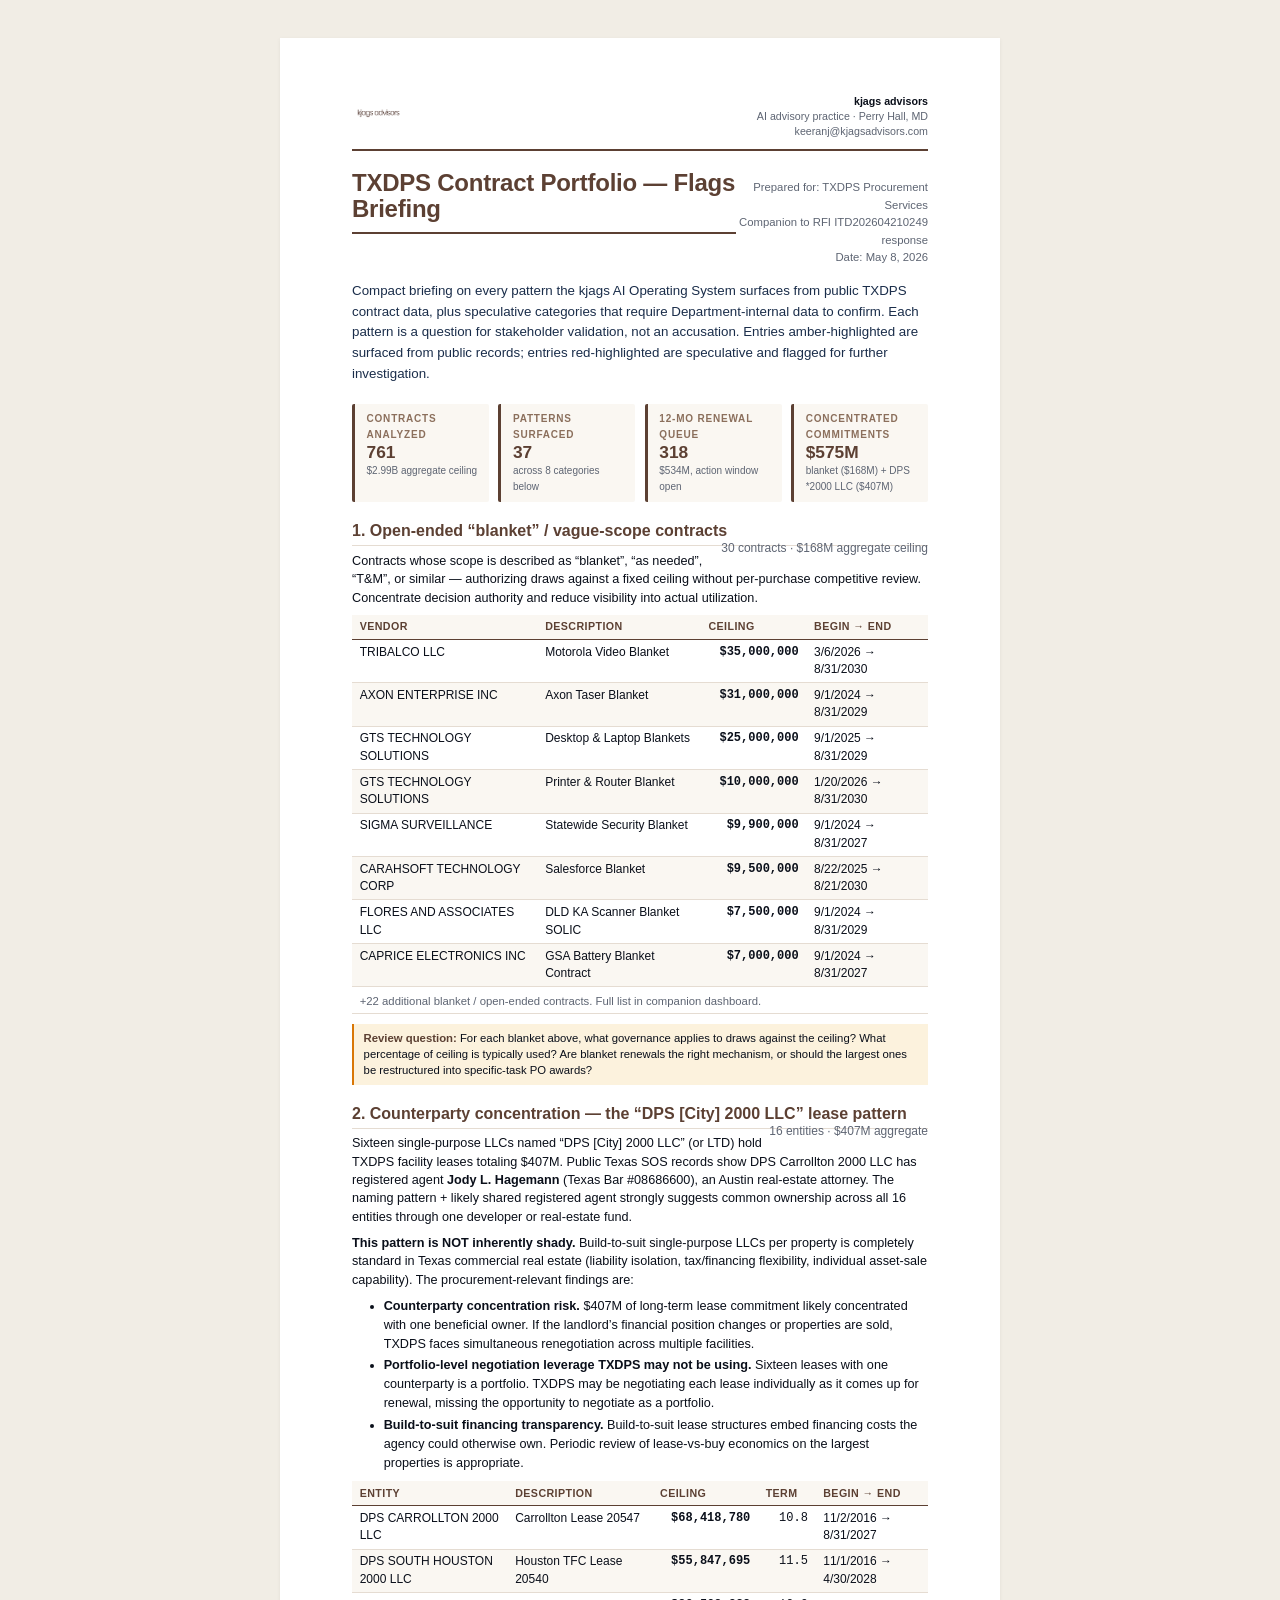
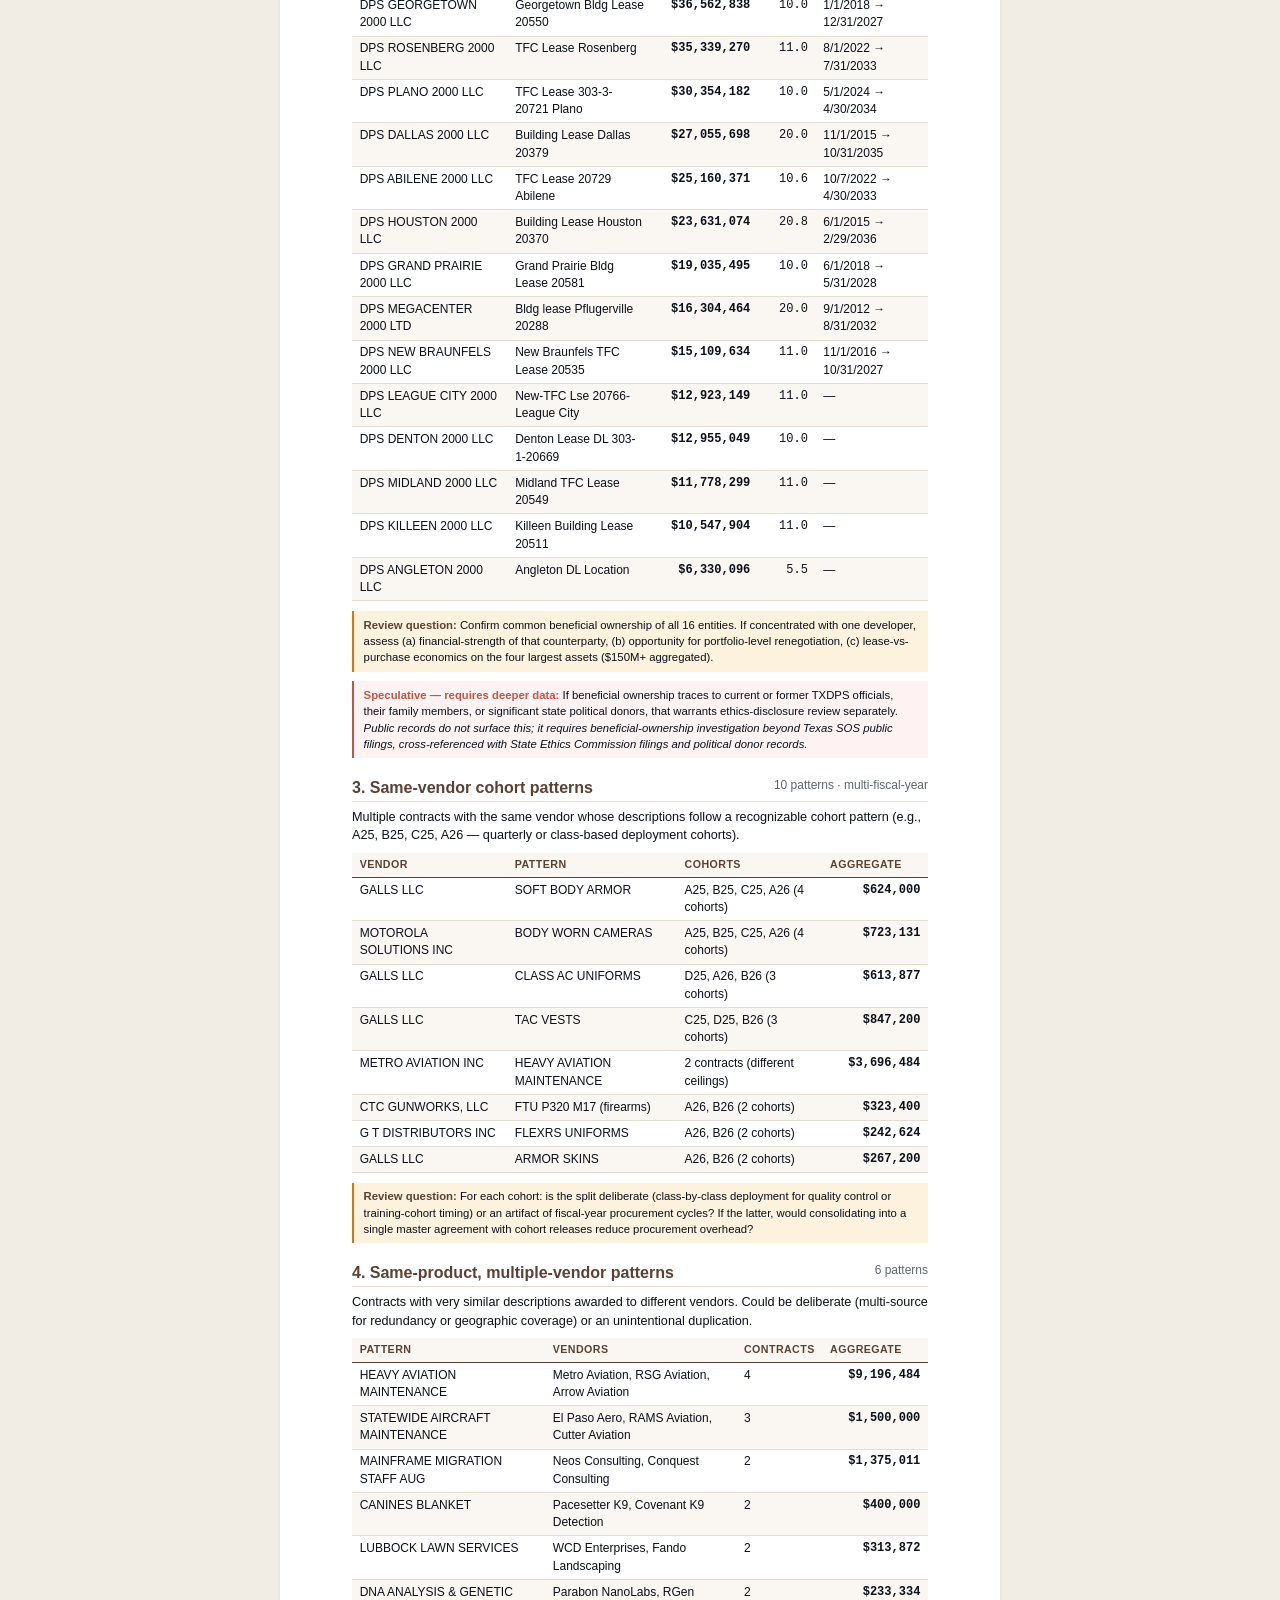
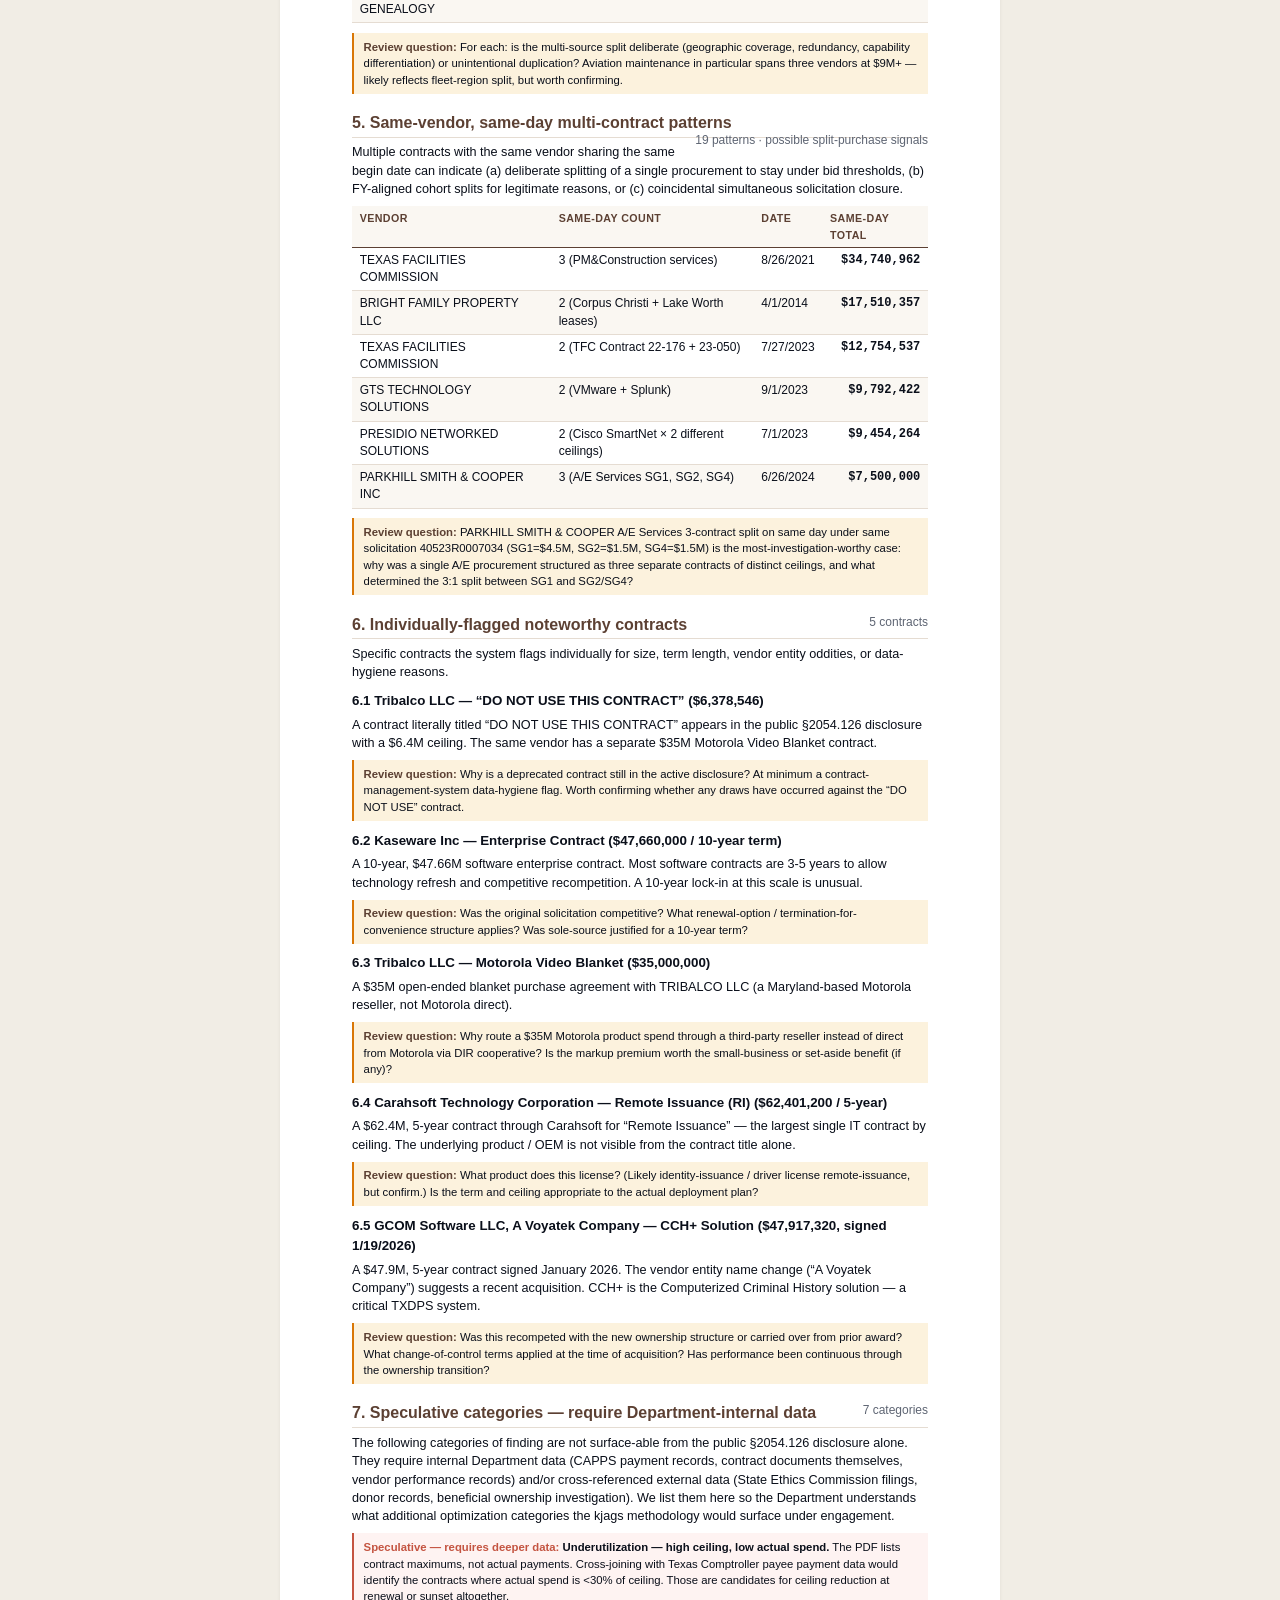
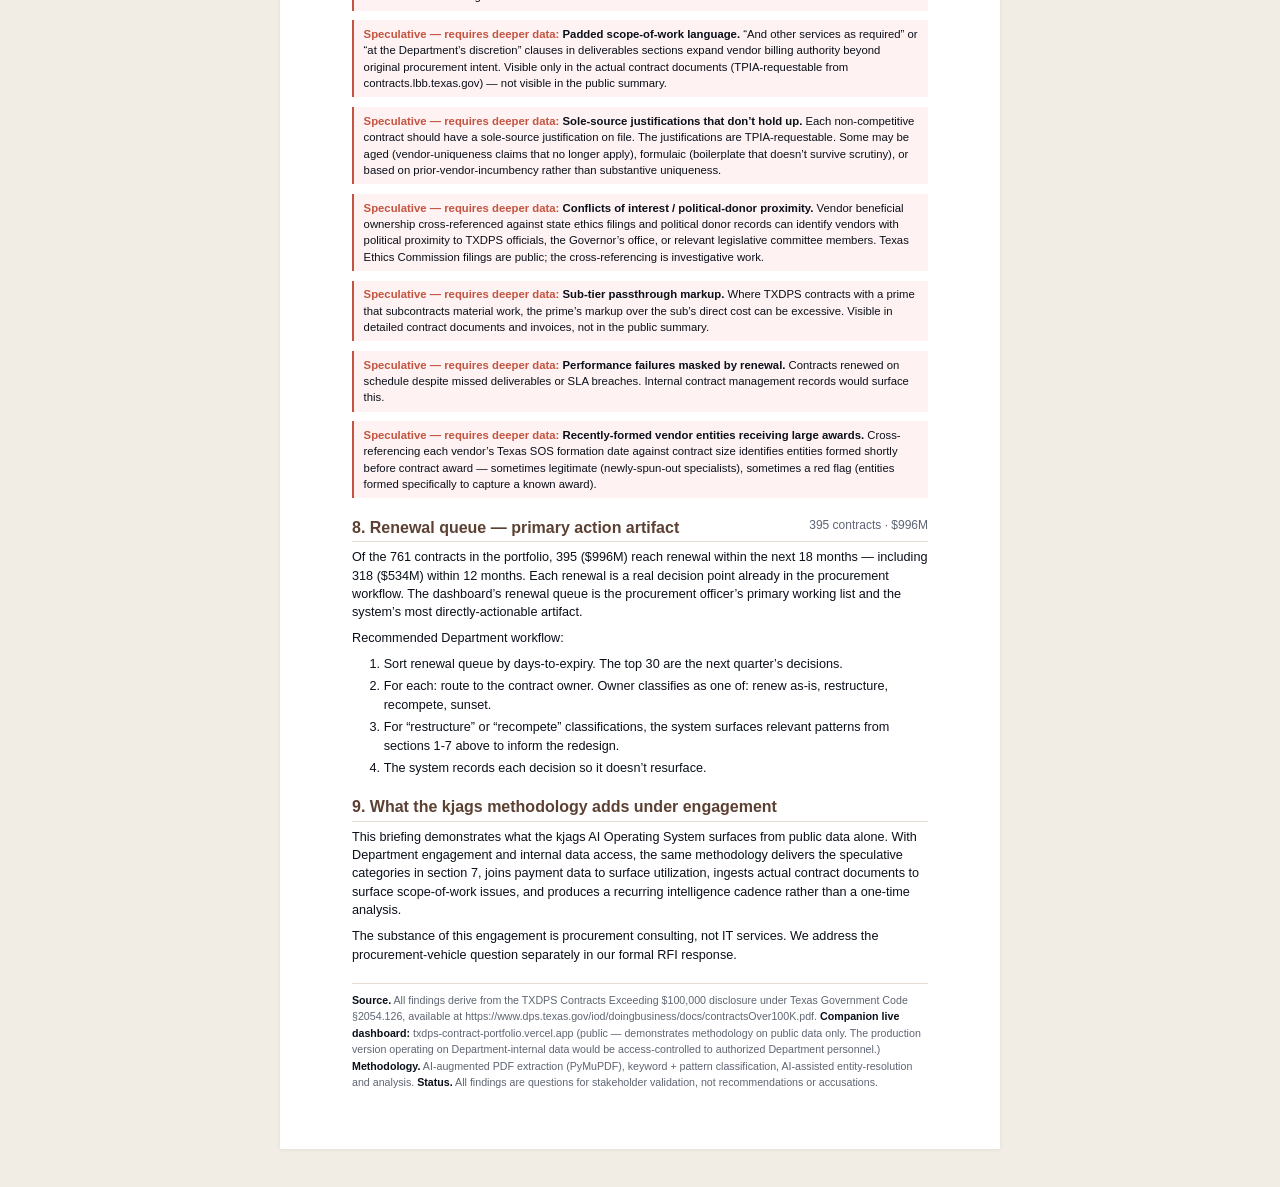
<file: txdps-flags-briefing.html>
<!doctype html>
<html lang="en">
<head>
<meta charset="utf-8">
<title>TXDPS Contract Portfolio — Flags Briefing — kjags advisors</title>
<link rel="stylesheet" href="assets/styles.css">
<style>
  /* Compact briefing: smaller body text, dense tables, no big section breaks */
  html { font-size: 10pt; }
  .page { padding: 0.5in 0.75in 0.6in 0.75in; }

  .doc-header {
    border-bottom: 2px solid var(--brand-brown);
    padding-bottom: 0.1in; margin-bottom: 0.2in;
    display: flex; align-items: flex-end; justify-content: space-between;
  }
  .doc-header img { max-height: 0.55in; }
  .doc-header .right { text-align: right; font-size: 8pt; color: var(--muted); line-height: 1.4; }
  .doc-header .right strong { color: var(--navy-900); }

  .doc-title-row {
    display: flex; justify-content: space-between; align-items: baseline;
    margin-bottom: 0.15in;
  }
  .doc-title-row h1 {
    font-size: 18pt; color: var(--brand-brown); font-weight: 700;
    line-height: 1.1; letter-spacing: -0.01em; margin: 0;
  }
  .doc-title-row .doc-meta { font-size: 8.5pt; color: var(--muted); text-align: right; }
  .doc-subtitle { font-size: 10pt; color: var(--navy-700); margin-bottom: 0.2in; max-width: 7.5in; }

  h2 {
    font-size: 12pt; color: var(--brand-brown); font-weight: 700;
    margin: 0.2in 0 0.06in 0; border-bottom: 1px solid var(--rule); padding-bottom: 0.04in;
    page-break-after: avoid;
  }
  h2 .h2-meta {
    font-size: 9pt; color: var(--muted); font-weight: 500; float: right;
  }
  h3 { font-size: 10pt; color: var(--navy-900); font-weight: 600; margin: 0.1in 0 0.04in 0; }

  p { font-size: 9.5pt; line-height: 1.45; margin: 0 0 0.08in 0; }
  ul, ol { font-size: 9.5pt; line-height: 1.45; margin: 0.04in 0 0.08in 0.18in; padding-left: 0.15in; }
  li { margin-bottom: 0.03in; }

  table.flag-table {
    width: 100%; border-collapse: collapse;
    margin: 0.06in 0 0.1in 0; font-size: 9pt;
  }
  table.flag-table th, table.flag-table td {
    border-bottom: 1px solid var(--rule);
    padding: 0.04in 0.08in; text-align: left; vertical-align: top;
  }
  table.flag-table th {
    background: var(--paper-soft); color: var(--brand-brown);
    font-weight: 600; font-size: 8pt;
    text-transform: uppercase; letter-spacing: 0.04em;
    border-bottom: 1.5px solid var(--brand-brown);
  }
  table.flag-table td.amount {
    text-align: right; font-family: ui-monospace, "SF Mono", Menlo, monospace;
    font-weight: 600; white-space: nowrap; width: 1.1in;
  }
  table.flag-table td.years { text-align: right; font-family: ui-monospace, "SF Mono", Menlo, monospace; width: 0.6in; }

  .review-q {
    background: var(--amber-light);
    border-left: 2px solid var(--amber-500);
    padding: 0.06in 0.1in;
    margin: 0.04in 0 0.1in 0;
    font-size: 8.5pt; line-height: 1.45; color: var(--navy-900);
  }
  .review-q::before {
    content: "Review question: ";
    font-weight: 600; color: var(--brand-brown);
  }

  .speculative {
    background: #FEF3F2;
    border-left: 2px solid #C45441;
    padding: 0.06in 0.1in;
    margin: 0.04in 0 0.1in 0;
    font-size: 8.5pt; line-height: 1.45; color: var(--navy-900);
  }
  .speculative::before {
    content: "Speculative — requires deeper data: ";
    font-weight: 600; color: #C45441;
  }

  .summary-grid {
    display: grid; grid-template-columns: repeat(4, 1fr);
    gap: 0.1in; margin: 0.1in 0 0.18in 0;
  }
  .summary-card {
    background: var(--paper-soft); border-left: 3px solid var(--brand-brown);
    padding: 0.08in 0.12in; border-radius: 2px;
  }
  .summary-card .label {
    font-size: 7.5pt; color: var(--brand-brown-soft);
    text-transform: uppercase; letter-spacing: 0.08em; font-weight: 600;
    margin-bottom: 0.02in;
  }
  .summary-card .value { font-size: 13pt; font-weight: 700; color: var(--brand-brown); line-height: 1; }
  .summary-card .sub { font-size: 7.5pt; color: var(--muted); margin-top: 0.02in; }

  .footnote {
    font-size: 8pt; color: var(--muted);
    border-top: 1px solid var(--rule); padding-top: 0.08in; margin-top: 0.2in;
  }

  @media print {
    body { background: white; }
    .page { box-shadow: none; margin: 0; max-width: none; padding: 0.5in 0.75in 0.6in 0.75in; }
  }
</style>
</head>
<body>

<div class="page">

  <div class="doc-header">
    <img src="assets/logo.png" alt="kjags advisors">
    <div class="right">
      <strong>kjags advisors</strong><br>
      AI advisory practice &middot; Perry Hall, MD<br>
      keeranj@kjagsadvisors.com
    </div>
  </div>

  <div class="doc-title-row">
    <h1>TXDPS Contract Portfolio &mdash; Flags Briefing</h1>
    <div class="doc-meta">
      Prepared for: TXDPS Procurement Services<br>
      Companion to RFI ITD202604210249 response<br>
      Date: May 8, 2026
    </div>
  </div>
  <div class="doc-subtitle">
    Compact briefing on every pattern the kjags AI Operating System surfaces from public TXDPS contract data, plus speculative categories that require Department-internal data to confirm. Each pattern is a question for stakeholder validation, not an accusation. Entries amber-highlighted are surfaced from public records; entries red-highlighted are speculative and flagged for further investigation.
  </div>

  <div class="summary-grid">
    <div class="summary-card">
      <div class="label">Contracts analyzed</div>
      <div class="value">761</div>
      <div class="sub">$2.99B aggregate ceiling</div>
    </div>
    <div class="summary-card">
      <div class="label">Patterns surfaced</div>
      <div class="value">37</div>
      <div class="sub">across 8 categories below</div>
    </div>
    <div class="summary-card">
      <div class="label">12-mo renewal queue</div>
      <div class="value">318</div>
      <div class="sub">$534M, action window open</div>
    </div>
    <div class="summary-card">
      <div class="label">Concentrated commitments</div>
      <div class="value">$575M</div>
      <div class="sub">blanket ($168M) + DPS *2000 LLC ($407M)</div>
    </div>
  </div>

  <h2>1. Open-ended &ldquo;blanket&rdquo; / vague-scope contracts <span class="h2-meta">30 contracts &middot; $168M aggregate ceiling</span></h2>

  <p>Contracts whose scope is described as &ldquo;blanket&rdquo;, &ldquo;as needed&rdquo;, &ldquo;T&amp;M&rdquo;, or similar &mdash; authorizing draws against a fixed ceiling without per-purchase competitive review. Concentrate decision authority and reduce visibility into actual utilization.</p>

  <table class="flag-table">
    <thead>
      <tr><th>Vendor</th><th>Description</th><th class="amount">Ceiling</th><th>Begin → End</th></tr>
    </thead>
    <tbody>
      <tr><td>TRIBALCO LLC</td><td>Motorola Video Blanket</td><td class="amount">$35,000,000</td><td>3/6/2026 → 8/31/2030</td></tr>
      <tr><td>AXON ENTERPRISE INC</td><td>Axon Taser Blanket</td><td class="amount">$31,000,000</td><td>9/1/2024 → 8/31/2029</td></tr>
      <tr><td>GTS TECHNOLOGY SOLUTIONS</td><td>Desktop &amp; Laptop Blankets</td><td class="amount">$25,000,000</td><td>9/1/2025 → 8/31/2029</td></tr>
      <tr><td>GTS TECHNOLOGY SOLUTIONS</td><td>Printer &amp; Router Blanket</td><td class="amount">$10,000,000</td><td>1/20/2026 → 8/31/2030</td></tr>
      <tr><td>SIGMA SURVEILLANCE</td><td>Statewide Security Blanket</td><td class="amount">$9,900,000</td><td>9/1/2024 → 8/31/2027</td></tr>
      <tr><td>CARAHSOFT TECHNOLOGY CORP</td><td>Salesforce Blanket</td><td class="amount">$9,500,000</td><td>8/22/2025 → 8/21/2030</td></tr>
      <tr><td>FLORES AND ASSOCIATES LLC</td><td>DLD KA Scanner Blanket SOLIC</td><td class="amount">$7,500,000</td><td>9/1/2024 → 8/31/2029</td></tr>
      <tr><td>CAPRICE ELECTRONICS INC</td><td>GSA Battery Blanket Contract</td><td class="amount">$7,000,000</td><td>9/1/2024 → 8/31/2027</td></tr>
      <tr><td colspan="4" style="font-size: 8.5pt; color: var(--muted); padding-top: 0.06in;">+22 additional blanket / open-ended contracts. Full list in companion dashboard.</td></tr>
    </tbody>
  </table>

  <div class="review-q">For each blanket above, what governance applies to draws against the ceiling? What percentage of ceiling is typically used? Are blanket renewals the right mechanism, or should the largest ones be restructured into specific-task PO awards?</div>

  <h2>2. Counterparty concentration &mdash; the &ldquo;DPS [City] 2000 LLC&rdquo; lease pattern <span class="h2-meta">16 entities &middot; $407M aggregate</span></h2>

  <p>Sixteen single-purpose LLCs named &ldquo;DPS [City] 2000 LLC&rdquo; (or LTD) hold TXDPS facility leases totaling $407M. Public Texas SOS records show DPS Carrollton 2000 LLC has registered agent <strong>Jody L. Hagemann</strong> (Texas Bar #08686600), an Austin real-estate attorney. The naming pattern + likely shared registered agent strongly suggests common ownership across all 16 entities through one developer or real-estate fund.</p>

  <p><strong>This pattern is NOT inherently shady.</strong> Build-to-suit single-purpose LLCs per property is completely standard in Texas commercial real estate (liability isolation, tax/financing flexibility, individual asset-sale capability). The procurement-relevant findings are:</p>

  <ul>
    <li><strong>Counterparty concentration risk.</strong> $407M of long-term lease commitment likely concentrated with one beneficial owner. If the landlord&rsquo;s financial position changes or properties are sold, TXDPS faces simultaneous renegotiation across multiple facilities.</li>
    <li><strong>Portfolio-level negotiation leverage TXDPS may not be using.</strong> Sixteen leases with one counterparty is a portfolio. TXDPS may be negotiating each lease individually as it comes up for renewal, missing the opportunity to negotiate as a portfolio.</li>
    <li><strong>Build-to-suit financing transparency.</strong> Build-to-suit lease structures embed financing costs the agency could otherwise own. Periodic review of lease-vs-buy economics on the largest properties is appropriate.</li>
  </ul>

  <table class="flag-table">
    <thead>
      <tr><th>Entity</th><th>Description</th><th class="amount">Ceiling</th><th class="years">Term</th><th>Begin → End</th></tr>
    </thead>
    <tbody>
      <tr><td>DPS CARROLLTON 2000 LLC</td><td>Carrollton Lease 20547</td><td class="amount">$68,418,780</td><td class="years">10.8</td><td>11/2/2016 → 8/31/2027</td></tr>
      <tr><td>DPS SOUTH HOUSTON 2000 LLC</td><td>Houston TFC Lease 20540</td><td class="amount">$55,847,695</td><td class="years">11.5</td><td>11/1/2016 → 4/30/2028</td></tr>
      <tr><td>DPS GEORGETOWN 2000 LLC</td><td>Georgetown Bldg Lease 20550</td><td class="amount">$36,562,838</td><td class="years">10.0</td><td>1/1/2018 → 12/31/2027</td></tr>
      <tr><td>DPS ROSENBERG 2000 LLC</td><td>TFC Lease Rosenberg</td><td class="amount">$35,339,270</td><td class="years">11.0</td><td>8/1/2022 → 7/31/2033</td></tr>
      <tr><td>DPS PLANO 2000 LLC</td><td>TFC Lease 303-3-20721 Plano</td><td class="amount">$30,354,182</td><td class="years">10.0</td><td>5/1/2024 → 4/30/2034</td></tr>
      <tr><td>DPS DALLAS 2000 LLC</td><td>Building Lease Dallas 20379</td><td class="amount">$27,055,698</td><td class="years">20.0</td><td>11/1/2015 → 10/31/2035</td></tr>
      <tr><td>DPS ABILENE 2000 LLC</td><td>TFC Lease 20729 Abilene</td><td class="amount">$25,160,371</td><td class="years">10.6</td><td>10/7/2022 → 4/30/2033</td></tr>
      <tr><td>DPS HOUSTON 2000 LLC</td><td>Building Lease Houston 20370</td><td class="amount">$23,631,074</td><td class="years">20.8</td><td>6/1/2015 → 2/29/2036</td></tr>
      <tr><td>DPS GRAND PRAIRIE 2000 LLC</td><td>Grand Prairie Bldg Lease 20581</td><td class="amount">$19,035,495</td><td class="years">10.0</td><td>6/1/2018 → 5/31/2028</td></tr>
      <tr><td>DPS MEGACENTER 2000 LTD</td><td>Bldg lease Pflugerville 20288</td><td class="amount">$16,304,464</td><td class="years">20.0</td><td>9/1/2012 → 8/31/2032</td></tr>
      <tr><td>DPS NEW BRAUNFELS 2000 LLC</td><td>New Braunfels TFC Lease 20535</td><td class="amount">$15,109,634</td><td class="years">11.0</td><td>11/1/2016 → 10/31/2027</td></tr>
      <tr><td>DPS LEAGUE CITY 2000 LLC</td><td>New-TFC Lse 20766-League City</td><td class="amount">$12,923,149</td><td class="years">11.0</td><td>—</td></tr>
      <tr><td>DPS DENTON 2000 LLC</td><td>Denton Lease DL 303-1-20669</td><td class="amount">$12,955,049</td><td class="years">10.0</td><td>—</td></tr>
      <tr><td>DPS MIDLAND 2000 LLC</td><td>Midland TFC Lease 20549</td><td class="amount">$11,778,299</td><td class="years">11.0</td><td>—</td></tr>
      <tr><td>DPS KILLEEN 2000 LLC</td><td>Killeen Building Lease 20511</td><td class="amount">$10,547,904</td><td class="years">11.0</td><td>—</td></tr>
      <tr><td>DPS ANGLETON 2000 LLC</td><td>Angleton DL Location</td><td class="amount">$6,330,096</td><td class="years">5.5</td><td>—</td></tr>
    </tbody>
  </table>

  <div class="review-q">Confirm common beneficial ownership of all 16 entities. If concentrated with one developer, assess (a) financial-strength of that counterparty, (b) opportunity for portfolio-level renegotiation, (c) lease-vs-purchase economics on the four largest assets ($150M+ aggregated).</div>

  <div class="speculative">If beneficial ownership traces to current or former TXDPS officials, their family members, or significant state political donors, that warrants ethics-disclosure review separately. <em>Public records do not surface this; it requires beneficial-ownership investigation beyond Texas SOS public filings, cross-referenced with State Ethics Commission filings and political donor records.</em></div>

  <h2>3. Same-vendor cohort patterns <span class="h2-meta">10 patterns &middot; multi-fiscal-year</span></h2>

  <p>Multiple contracts with the same vendor whose descriptions follow a recognizable cohort pattern (e.g., A25, B25, C25, A26 — quarterly or class-based deployment cohorts).</p>

  <table class="flag-table">
    <thead>
      <tr><th>Vendor</th><th>Pattern</th><th>Cohorts</th><th class="amount">Aggregate</th></tr>
    </thead>
    <tbody>
      <tr><td>GALLS LLC</td><td>SOFT BODY ARMOR</td><td>A25, B25, C25, A26 (4 cohorts)</td><td class="amount">$624,000</td></tr>
      <tr><td>MOTOROLA SOLUTIONS INC</td><td>BODY WORN CAMERAS</td><td>A25, B25, C25, A26 (4 cohorts)</td><td class="amount">$723,131</td></tr>
      <tr><td>GALLS LLC</td><td>CLASS AC UNIFORMS</td><td>D25, A26, B26 (3 cohorts)</td><td class="amount">$613,877</td></tr>
      <tr><td>GALLS LLC</td><td>TAC VESTS</td><td>C25, D25, B26 (3 cohorts)</td><td class="amount">$847,200</td></tr>
      <tr><td>METRO AVIATION INC</td><td>HEAVY AVIATION MAINTENANCE</td><td>2 contracts (different ceilings)</td><td class="amount">$3,696,484</td></tr>
      <tr><td>CTC GUNWORKS, LLC</td><td>FTU P320 M17 (firearms)</td><td>A26, B26 (2 cohorts)</td><td class="amount">$323,400</td></tr>
      <tr><td>G T DISTRIBUTORS INC</td><td>FLEXRS UNIFORMS</td><td>A26, B26 (2 cohorts)</td><td class="amount">$242,624</td></tr>
      <tr><td>GALLS LLC</td><td>ARMOR SKINS</td><td>A26, B26 (2 cohorts)</td><td class="amount">$267,200</td></tr>
    </tbody>
  </table>

  <div class="review-q">For each cohort: is the split deliberate (class-by-class deployment for quality control or training-cohort timing) or an artifact of fiscal-year procurement cycles? If the latter, would consolidating into a single master agreement with cohort releases reduce procurement overhead?</div>

  <h2>4. Same-product, multiple-vendor patterns <span class="h2-meta">6 patterns</span></h2>

  <p>Contracts with very similar descriptions awarded to different vendors. Could be deliberate (multi-source for redundancy or geographic coverage) or an unintentional duplication.</p>

  <table class="flag-table">
    <thead>
      <tr><th>Pattern</th><th>Vendors</th><th>Contracts</th><th class="amount">Aggregate</th></tr>
    </thead>
    <tbody>
      <tr><td>HEAVY AVIATION MAINTENANCE</td><td>Metro Aviation, RSG Aviation, Arrow Aviation</td><td>4</td><td class="amount">$9,196,484</td></tr>
      <tr><td>STATEWIDE AIRCRAFT MAINTENANCE</td><td>El Paso Aero, RAMS Aviation, Cutter Aviation</td><td>3</td><td class="amount">$1,500,000</td></tr>
      <tr><td>MAINFRAME MIGRATION STAFF AUG</td><td>Neos Consulting, Conquest Consulting</td><td>2</td><td class="amount">$1,375,011</td></tr>
      <tr><td>CANINES BLANKET</td><td>Pacesetter K9, Covenant K9 Detection</td><td>2</td><td class="amount">$400,000</td></tr>
      <tr><td>LUBBOCK LAWN SERVICES</td><td>WCD Enterprises, Fando Landscaping</td><td>2</td><td class="amount">$313,872</td></tr>
      <tr><td>DNA ANALYSIS &amp; GENETIC GENEALOGY</td><td>Parabon NanoLabs, RGen</td><td>2</td><td class="amount">$233,334</td></tr>
    </tbody>
  </table>

  <div class="review-q">For each: is the multi-source split deliberate (geographic coverage, redundancy, capability differentiation) or unintentional duplication? Aviation maintenance in particular spans three vendors at $9M+ — likely reflects fleet-region split, but worth confirming.</div>

  <h2>5. Same-vendor, same-day multi-contract patterns <span class="h2-meta">19 patterns &middot; possible split-purchase signals</span></h2>

  <p>Multiple contracts with the same vendor sharing the same begin date can indicate (a) deliberate splitting of a single procurement to stay under bid thresholds, (b) FY-aligned cohort splits for legitimate reasons, or (c) coincidental simultaneous solicitation closure.</p>

  <table class="flag-table">
    <thead>
      <tr><th>Vendor</th><th>Same-day count</th><th>Date</th><th class="amount">Same-day total</th></tr>
    </thead>
    <tbody>
      <tr><td>TEXAS FACILITIES COMMISSION</td><td>3 (PM&amp;Construction services)</td><td>8/26/2021</td><td class="amount">$34,740,962</td></tr>
      <tr><td>BRIGHT FAMILY PROPERTY LLC</td><td>2 (Corpus Christi + Lake Worth leases)</td><td>4/1/2014</td><td class="amount">$17,510,357</td></tr>
      <tr><td>TEXAS FACILITIES COMMISSION</td><td>2 (TFC Contract 22-176 + 23-050)</td><td>7/27/2023</td><td class="amount">$12,754,537</td></tr>
      <tr><td>GTS TECHNOLOGY SOLUTIONS</td><td>2 (VMware + Splunk)</td><td>9/1/2023</td><td class="amount">$9,792,422</td></tr>
      <tr><td>PRESIDIO NETWORKED SOLUTIONS</td><td>2 (Cisco SmartNet × 2 different ceilings)</td><td>7/1/2023</td><td class="amount">$9,454,264</td></tr>
      <tr><td>PARKHILL SMITH &amp; COOPER INC</td><td>3 (A/E Services SG1, SG2, SG4)</td><td>6/26/2024</td><td class="amount">$7,500,000</td></tr>
    </tbody>
  </table>

  <div class="review-q">PARKHILL SMITH &amp; COOPER A/E Services 3-contract split on same day under same solicitation 40523R0007034 (SG1=$4.5M, SG2=$1.5M, SG4=$1.5M) is the most-investigation-worthy case: why was a single A/E procurement structured as three separate contracts of distinct ceilings, and what determined the 3:1 split between SG1 and SG2/SG4?</div>

  <h2>6. Individually-flagged noteworthy contracts <span class="h2-meta">5 contracts</span></h2>

  <p>Specific contracts the system flags individually for size, term length, vendor entity oddities, or data-hygiene reasons.</p>

  <h3>6.1 Tribalco LLC &mdash; &ldquo;DO NOT USE THIS CONTRACT&rdquo; ($6,378,546)</h3>
  <p>A contract literally titled &ldquo;DO NOT USE THIS CONTRACT&rdquo; appears in the public §2054.126 disclosure with a $6.4M ceiling. The same vendor has a separate $35M Motorola Video Blanket contract.</p>
  <div class="review-q">Why is a deprecated contract still in the active disclosure? At minimum a contract-management-system data-hygiene flag. Worth confirming whether any draws have occurred against the &ldquo;DO NOT USE&rdquo; contract.</div>

  <h3>6.2 Kaseware Inc &mdash; Enterprise Contract ($47,660,000 / 10-year term)</h3>
  <p>A 10-year, $47.66M software enterprise contract. Most software contracts are 3-5 years to allow technology refresh and competitive recompetition. A 10-year lock-in at this scale is unusual.</p>
  <div class="review-q">Was the original solicitation competitive? What renewal-option / termination-for-convenience structure applies? Was sole-source justified for a 10-year term?</div>

  <h3>6.3 Tribalco LLC &mdash; Motorola Video Blanket ($35,000,000)</h3>
  <p>A $35M open-ended blanket purchase agreement with TRIBALCO LLC (a Maryland-based Motorola reseller, not Motorola direct).</p>
  <div class="review-q">Why route a $35M Motorola product spend through a third-party reseller instead of direct from Motorola via DIR cooperative? Is the markup premium worth the small-business or set-aside benefit (if any)?</div>

  <h3>6.4 Carahsoft Technology Corporation &mdash; Remote Issuance (RI) ($62,401,200 / 5-year)</h3>
  <p>A $62.4M, 5-year contract through Carahsoft for &ldquo;Remote Issuance&rdquo; &mdash; the largest single IT contract by ceiling. The underlying product / OEM is not visible from the contract title alone.</p>
  <div class="review-q">What product does this license? (Likely identity-issuance / driver license remote-issuance, but confirm.) Is the term and ceiling appropriate to the actual deployment plan?</div>

  <h3>6.5 GCOM Software LLC, A Voyatek Company &mdash; CCH+ Solution ($47,917,320, signed 1/19/2026)</h3>
  <p>A $47.9M, 5-year contract signed January 2026. The vendor entity name change (&ldquo;A Voyatek Company&rdquo;) suggests a recent acquisition. CCH+ is the Computerized Criminal History solution &mdash; a critical TXDPS system.</p>
  <div class="review-q">Was this recompeted with the new ownership structure or carried over from prior award? What change-of-control terms applied at the time of acquisition? Has performance been continuous through the ownership transition?</div>

  <h2>7. Speculative categories &mdash; require Department-internal data <span class="h2-meta">7 categories</span></h2>

  <p>The following categories of finding are not surface-able from the public §2054.126 disclosure alone. They require internal Department data (CAPPS payment records, contract documents themselves, vendor performance records) and/or cross-referenced external data (State Ethics Commission filings, donor records, beneficial ownership investigation). We list them here so the Department understands what additional optimization categories the kjags methodology would surface under engagement.</p>

  <div class="speculative"><strong>Underutilization &mdash; high ceiling, low actual spend.</strong> The PDF lists contract maximums, not actual payments. Cross-joining with Texas Comptroller payee payment data would identify the contracts where actual spend is &lt;30% of ceiling. Those are candidates for ceiling reduction at renewal or sunset altogether.</div>

  <div class="speculative"><strong>Padded scope-of-work language.</strong> &ldquo;And other services as required&rdquo; or &ldquo;at the Department&rsquo;s discretion&rdquo; clauses in deliverables sections expand vendor billing authority beyond original procurement intent. Visible only in the actual contract documents (TPIA-requestable from contracts.lbb.texas.gov) &mdash; not visible in the public summary.</div>

  <div class="speculative"><strong>Sole-source justifications that don&rsquo;t hold up.</strong> Each non-competitive contract should have a sole-source justification on file. The justifications are TPIA-requestable. Some may be aged (vendor-uniqueness claims that no longer apply), formulaic (boilerplate that doesn&rsquo;t survive scrutiny), or based on prior-vendor-incumbency rather than substantive uniqueness.</div>

  <div class="speculative"><strong>Conflicts of interest / political-donor proximity.</strong> Vendor beneficial ownership cross-referenced against state ethics filings and political donor records can identify vendors with political proximity to TXDPS officials, the Governor&rsquo;s office, or relevant legislative committee members. Texas Ethics Commission filings are public; the cross-referencing is investigative work.</div>

  <div class="speculative"><strong>Sub-tier passthrough markup.</strong> Where TXDPS contracts with a prime that subcontracts material work, the prime&rsquo;s markup over the sub&rsquo;s direct cost can be excessive. Visible in detailed contract documents and invoices, not in the public summary.</div>

  <div class="speculative"><strong>Performance failures masked by renewal.</strong> Contracts renewed on schedule despite missed deliverables or SLA breaches. Internal contract management records would surface this.</div>

  <div class="speculative"><strong>Recently-formed vendor entities receiving large awards.</strong> Cross-referencing each vendor&rsquo;s Texas SOS formation date against contract size identifies entities formed shortly before contract award &mdash; sometimes legitimate (newly-spun-out specialists), sometimes a red flag (entities formed specifically to capture a known award).</div>

  <h2>8. Renewal queue &mdash; primary action artifact <span class="h2-meta">395 contracts &middot; $996M</span></h2>

  <p>Of the 761 contracts in the portfolio, 395 ($996M) reach renewal within the next 18 months &mdash; including 318 ($534M) within 12 months. Each renewal is a real decision point already in the procurement workflow. The dashboard&rsquo;s renewal queue is the procurement officer&rsquo;s primary working list and the system&rsquo;s most directly-actionable artifact.</p>

  <p>Recommended Department workflow:</p>
  <ol>
    <li>Sort renewal queue by days-to-expiry. The top 30 are the next quarter&rsquo;s decisions.</li>
    <li>For each: route to the contract owner. Owner classifies as one of: renew as-is, restructure, recompete, sunset.</li>
    <li>For &ldquo;restructure&rdquo; or &ldquo;recompete&rdquo; classifications, the system surfaces relevant patterns from sections 1-7 above to inform the redesign.</li>
    <li>The system records each decision so it doesn&rsquo;t resurface.</li>
  </ol>

  <h2>9. What the kjags methodology adds under engagement</h2>

  <p>This briefing demonstrates what the kjags AI Operating System surfaces from public data alone. With Department engagement and internal data access, the same methodology delivers the speculative categories in section 7, joins payment data to surface utilization, ingests actual contract documents to surface scope-of-work issues, and produces a recurring intelligence cadence rather than a one-time analysis.</p>

  <p>The substance of this engagement is procurement consulting, not IT services. We address the procurement-vehicle question separately in our formal RFI response.</p>

  <div class="footnote">
    <strong>Source.</strong> All findings derive from the TXDPS Contracts Exceeding $100,000 disclosure under Texas Government Code §2054.126, available at https://www.dps.texas.gov/iod/doingbusiness/docs/contractsOver100K.pdf. <strong>Companion live dashboard:</strong> txdps-contract-portfolio.vercel.app (public &mdash; demonstrates methodology on public data only. The production version operating on Department-internal data would be access-controlled to authorized Department personnel.) <strong>Methodology.</strong> AI-augmented PDF extraction (PyMuPDF), keyword + pattern classification, AI-assisted entity-resolution and analysis. <strong>Status.</strong> All findings are questions for stakeholder validation, not recommendations or accusations.
  </div>

</div>

</body>
</html>
</file>
<file: assets/styles.css>
/* kjags advisors — playbook styles
   Brand: brown #5C4033 (logo), navy #0a0f1a, amber #d97706
   Page: US Letter, single-column, generous margins, screen + print clean.
*/

:root {
  --brand-brown: #5C4033;
  --brand-brown-soft: #8B6F5C;
  --navy-900: #0a0f1a;
  --navy-700: #1a2d4a;
  --amber-500: #d97706;
  --amber-light: #fcf2dd;
  --paper: #ffffff;
  --paper-soft: #FAF7F2;
  --rule: #E5DCD2;
  --muted: #5e6573;
}

* { box-sizing: border-box; }
html { font-size: 11pt; }
body {
  font-family: -apple-system, BlinkMacSystemFont, "Inter", "Helvetica Neue", Helvetica, Arial, sans-serif;
  color: var(--navy-900);
  background: #f1ede5;
  line-height: 1.55;
  margin: 0;
  padding: 0;
  -webkit-font-smoothing: antialiased;
}

.page {
  max-width: 7.5in;
  background: var(--paper);
  margin: 0.4in auto;
  padding: 0.6in 0.85in;
  box-shadow: 0 1px 4px rgba(0,0,0,0.06);
}

/* ---------- Cover ---------- */
.cover {
  min-height: 9.25in;
  display: flex;
  flex-direction: column;
  justify-content: space-between;
  padding-top: 1in;
  padding-bottom: 0.6in;
  page-break-after: always;
}
.cover-logo { max-width: 4.5in; height: auto; display: block; }
.cover-title-block { margin-top: auto; }
.cover h1 {
  font-size: 38pt;
  font-weight: 700;
  letter-spacing: -0.02em;
  margin: 0 0 0.15in 0;
  color: var(--brand-brown);
  line-height: 1.05;
  page-break-before: avoid;
}
.cover .eyebrow {
  font-size: 9.5pt;
  text-transform: uppercase;
  letter-spacing: 0.15em;
  color: var(--brand-brown-soft);
  font-weight: 600;
  margin-bottom: 0.15in;
}
.cover .subtitle {
  font-size: 14pt;
  color: var(--navy-700);
  margin-top: 0.1in;
  font-weight: 400;
  line-height: 1.4;
  max-width: 6in;
}
.cover .meta {
  font-size: 9pt;
  color: var(--muted);
  border-top: 1px solid var(--rule);
  padding-top: 0.18in;
  margin-top: 0.6in;
  display: flex;
  justify-content: space-between;
  flex-wrap: wrap;
  gap: 0.2in;
}
.cover .meta strong { color: var(--navy-900); font-weight: 600; }

/* ---------- Typography ---------- */
h1, h2, h3, h4 { font-family: -apple-system, BlinkMacSystemFont, "Inter", sans-serif; }

h1 {
  font-size: 22pt;
  color: var(--brand-brown);
  margin: 0.5in 0 0.2in;
  font-weight: 700;
  letter-spacing: -0.01em;
  line-height: 1.15;
  page-break-before: always;
  page-break-after: avoid;
  border-bottom: 2px solid var(--brand-brown);
  padding-bottom: 0.1in;
}
h1.no-break, h1:first-of-type, .cover h1 { page-break-before: avoid; }

h2 {
  font-size: 14pt;
  color: var(--navy-900);
  margin: 0.35in 0 0.1in;
  font-weight: 700;
  page-break-after: avoid;
  line-height: 1.25;
}

h3 {
  font-size: 11.5pt;
  color: var(--navy-900);
  margin: 0.22in 0 0.08in;
  font-weight: 700;
  page-break-after: avoid;
}

h4 {
  font-size: 9.5pt;
  color: var(--brand-brown);
  margin: 0.18in 0 0.05in;
  font-weight: 700;
  text-transform: uppercase;
  letter-spacing: 0.08em;
  page-break-after: avoid;
}

.section-num {
  display: inline-block;
  color: var(--brand-brown-soft);
  font-weight: 700;
  margin-right: 0.15in;
  font-variant-numeric: tabular-nums;
}

p { margin: 0 0 0.12in; }
ul, ol { margin: 0 0 0.15in; padding-left: 0.3in; }
li { margin-bottom: 0.05in; line-height: 1.5; }
li > ul, li > ol { margin-top: 0.05in; margin-bottom: 0.05in; }
strong { font-weight: 700; color: var(--navy-900); }
em { font-style: italic; }

a { color: var(--brand-brown); text-decoration: underline; text-decoration-color: var(--rule); text-underline-offset: 2px; }
a:hover { text-decoration-color: var(--brand-brown); }

/* ---------- Lead paragraph (after each H1) ---------- */
.lead {
  font-size: 12pt;
  line-height: 1.5;
  color: var(--navy-700);
  margin-bottom: 0.25in;
  font-weight: 400;
}

/* ---------- Callouts ---------- */
.callout {
  border-left: 3px solid var(--amber-500);
  background: var(--paper-soft);
  padding: 0.18in 0.22in;
  margin: 0.2in 0;
  font-size: 10.5pt;
  line-height: 1.5;
  page-break-inside: avoid;
}
.callout > .label {
  display: block;
  font-size: 8pt;
  font-weight: 700;
  text-transform: uppercase;
  letter-spacing: 0.1em;
  color: var(--amber-500);
  margin-bottom: 0.06in;
}
.callout p:last-child { margin-bottom: 0; }
.callout-quiet { border-left-color: var(--brand-brown); background: #f7f1ea; }
.callout-quiet > .label { color: var(--brand-brown); }

/* ---------- Tables ---------- */
table {
  width: 100%;
  border-collapse: collapse;
  margin: 0.2in 0;
  font-size: 9.5pt;
  page-break-inside: avoid;
}
thead { background: var(--brand-brown); color: white; }
th {
  text-align: left;
  padding: 0.08in 0.12in;
  font-weight: 700;
  font-size: 8pt;
  text-transform: uppercase;
  letter-spacing: 0.06em;
}
td {
  padding: 0.09in 0.12in;
  border-bottom: 1px solid var(--rule);
  vertical-align: top;
  line-height: 1.45;
}
tr:nth-child(even) td { background: var(--paper-soft); }
td.center { text-align: center; }
td.num { text-align: right; font-variant-numeric: tabular-nums; }

/* ---------- Pain card ---------- */
.pain {
  border: 1px solid var(--rule);
  border-radius: 4px;
  padding: 0.18in 0.22in;
  margin: 0.15in 0;
  page-break-inside: avoid;
  background: white;
}
.pain h3 { margin-top: 0; color: var(--brand-brown); }
.pain .probe-block { margin-top: 0.1in; padding-top: 0.1in; border-top: 1px dashed var(--rule); font-size: 10pt; }
.pain .probe-label {
  font-weight: 700;
  color: var(--amber-500);
  text-transform: uppercase;
  letter-spacing: 0.06em;
  font-size: 8pt;
  display: block;
  margin-bottom: 0.04in;
}
.pain .probe { font-style: italic; color: var(--navy-700); margin-bottom: 0.08in; }
.pain .response { color: var(--muted); font-size: 9.5pt; }

/* ---------- TOC ---------- */
.toc { page-break-after: always; }
.toc h1 { page-break-before: avoid; border-bottom: 2px solid var(--brand-brown); }
.toc ol { list-style: none; padding-left: 0; counter-reset: toc-counter; }
.toc li {
  display: flex;
  justify-content: space-between;
  align-items: baseline;
  padding: 0.08in 0;
  border-bottom: 1px dotted var(--rule);
  counter-increment: toc-counter;
}
.toc li::before {
  content: counter(toc-counter, decimal-leading-zero);
  color: var(--brand-brown);
  font-weight: 700;
  font-variant-numeric: tabular-nums;
  min-width: 0.5in;
  font-size: 9.5pt;
}
.toc li .title { flex: 1; padding: 0 0.15in; color: var(--navy-900); }
.toc li .desc { color: var(--muted); font-size: 9pt; flex-basis: 100%; padding-left: 0.5in; margin-top: 0.04in; }
.toc li.with-desc { flex-wrap: wrap; }
.toc a { color: var(--navy-900); text-decoration: none; }

/* ---------- Templates / scripts ---------- */
.template {
  border: 1px solid var(--rule);
  border-radius: 4px;
  padding: 0.22in;
  margin: 0.18in 0;
  background: var(--paper-soft);
  font-family: ui-monospace, "SF Mono", Menlo, Monaco, Consolas, monospace;
  font-size: 9.5pt;
  white-space: pre-wrap;
  page-break-inside: avoid;
  line-height: 1.55;
}
.template-header {
  font-family: -apple-system, sans-serif;
  font-size: 8pt;
  text-transform: uppercase;
  letter-spacing: 0.1em;
  color: var(--amber-500);
  font-weight: 700;
  margin-bottom: 0.1in;
  display: flex;
  justify-content: space-between;
}
.template-header .ctx { color: var(--muted); font-weight: 500; letter-spacing: 0.04em; text-transform: none; font-size: 8.5pt; }

/* ---------- Checklist ---------- */
.checklist { list-style: none; padding-left: 0; }
.checklist li { padding-left: 0.3in; position: relative; margin-bottom: 0.06in; }
.checklist li::before {
  content: "";
  display: inline-block;
  width: 0.14in;
  height: 0.14in;
  border: 1.5px solid var(--brand-brown);
  border-radius: 2px;
  position: absolute;
  left: 0;
  top: 0.04in;
}

/* ---------- Rubric ---------- */
.rubric {
  border: 2px solid var(--brand-brown);
  border-radius: 4px;
  padding: 0.25in 0.3in;
  margin: 0.2in 0;
  page-break-inside: avoid;
}
.rubric h3 { margin-top: 0; color: var(--brand-brown); }
.rubric h4 { margin-top: 0.18in; }
.rubric-fields { margin-top: 0.2in; padding-top: 0.15in; border-top: 1px dashed var(--rule); }
.field-line { margin-bottom: 0.15in; font-size: 10pt; }
.field-line .field-label { display: inline-block; min-width: 1.6in; font-weight: 700; color: var(--brand-brown); }
.field-line .field-input { display: inline-block; border-bottom: 1px solid var(--navy-900); flex: 1; min-width: 3in; }

/* ---------- Phase header (delivery playbook) ---------- */
.phase-header {
  background: var(--brand-brown);
  color: white;
  padding: 0.22in 0.3in;
  margin: 0.4in 0 0.15in;
  border-radius: 3px;
  page-break-after: avoid;
  page-break-before: always;
}
.phase-header.first { page-break-before: avoid; }
.phase-header .phase-eyebrow {
  font-size: 8pt;
  text-transform: uppercase;
  letter-spacing: 0.15em;
  opacity: 0.75;
  margin-bottom: 0.05in;
  font-weight: 600;
}
.phase-header h1 {
  color: white;
  border-bottom: none;
  margin: 0;
  padding: 0;
  font-size: 22pt;
  page-break-before: avoid;
}
.phase-header .phase-meta {
  font-size: 10pt;
  opacity: 0.85;
  margin-top: 0.08in;
}

/* ---------- Misc ---------- */
hr { border: none; border-top: 1px solid var(--rule); margin: 0.3in 0; }

.kvgrid {
  display: grid;
  grid-template-columns: 1.6in 1fr;
  gap: 0.08in 0.2in;
  margin: 0.15in 0;
  font-size: 10pt;
}
.kvgrid dt { font-weight: 700; color: var(--brand-brown); }
.kvgrid dd { margin: 0; color: var(--navy-900); }

.tag {
  display: inline-block;
  background: var(--brand-brown);
  color: white;
  font-size: 8pt;
  font-weight: 700;
  text-transform: uppercase;
  letter-spacing: 0.06em;
  padding: 0.03in 0.1in;
  border-radius: 2px;
  vertical-align: middle;
  margin-right: 0.05in;
}
.tag.amber { background: var(--amber-500); }
.tag.muted { background: var(--muted); }

.two-col {
  display: grid;
  grid-template-columns: 1fr 1fr;
  gap: 0.25in;
  margin: 0.15in 0;
}
.two-col > div { page-break-inside: avoid; }

.divider-brand {
  height: 4px;
  background: linear-gradient(to right, var(--brand-brown), var(--amber-500));
  margin: 0.3in 0;
  border: none;
}

/* ---------- Print ---------- */
@media print {
  html { font-size: 10.5pt; }
  body { background: white; }
  .page {
    margin: 0;
    padding: 0;
    max-width: none;
    box-shadow: none;
  }
  .no-print { display: none; }
  h1 { page-break-before: always; }
  h1.no-break, h1:first-of-type, .cover h1, .toc h1, .phase-header h1 { page-break-before: avoid; }
  h2, h3, h4 { page-break-after: avoid; }
  .pain, .callout, table, .template, .rubric, .phase-header { page-break-inside: avoid; }
  a { color: inherit; text-decoration: none; }
  * { -webkit-print-color-adjust: exact; print-color-adjust: exact; }
  thead { display: table-header-group; }
}

@page {
  size: letter;
  margin: 0.55in 0.65in;
}
</file>
